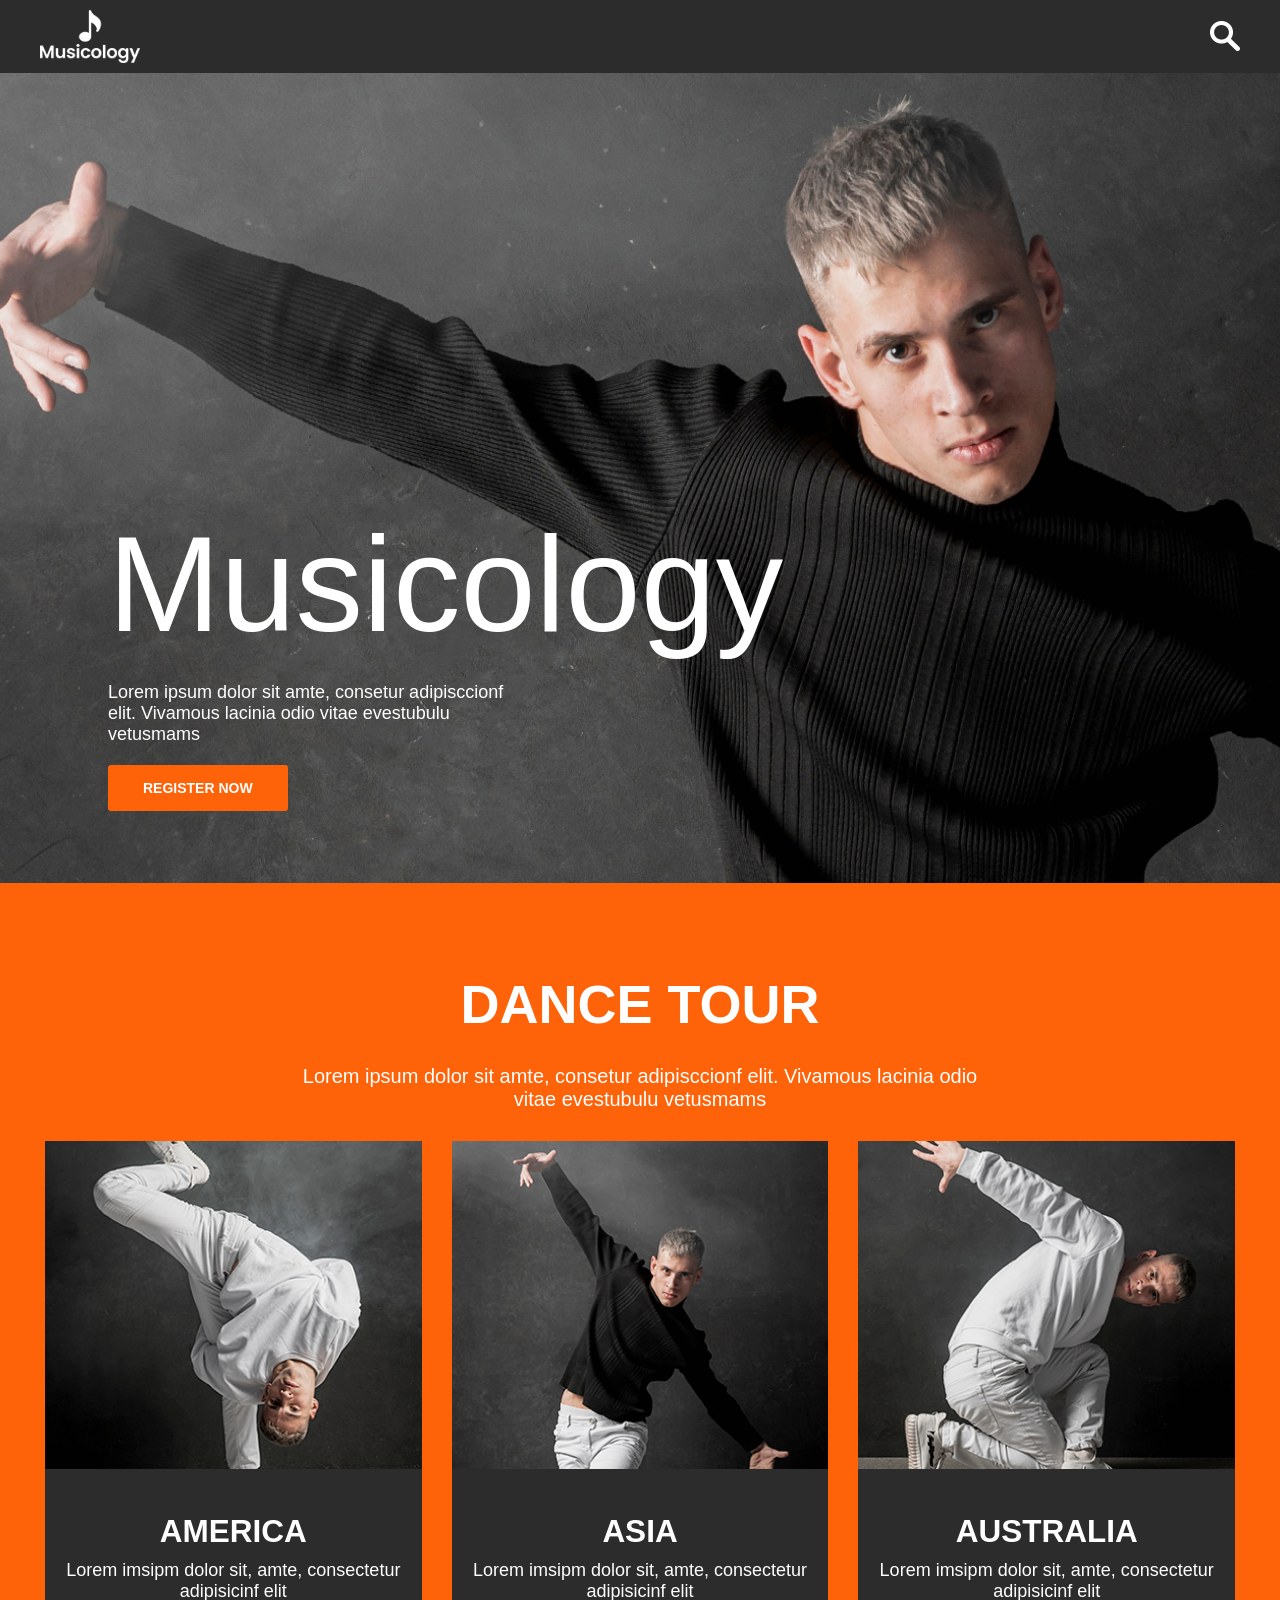
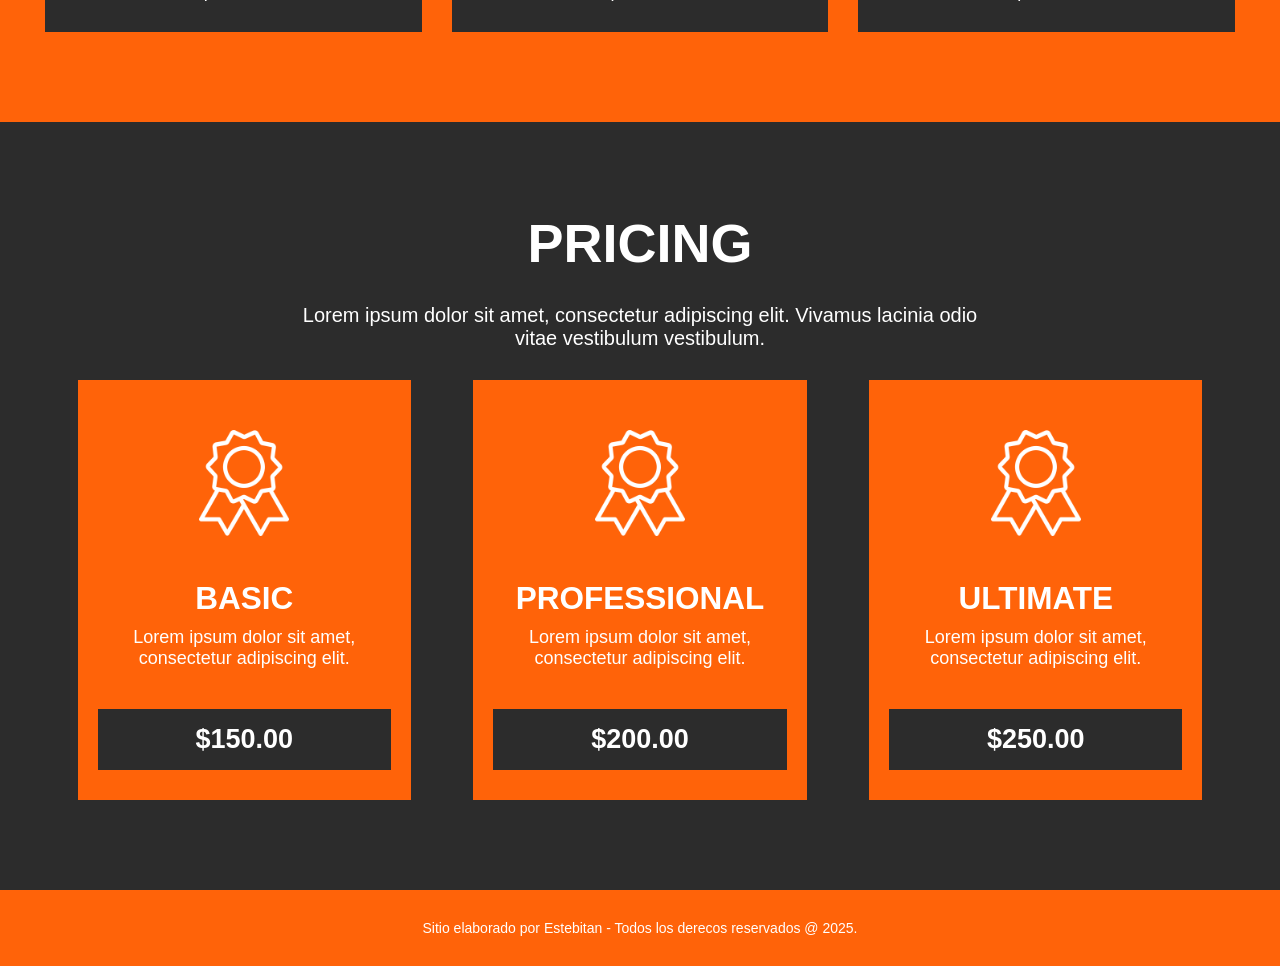
<file: index.html>
<!DOCTYPE html>
<html lang="en">
<head>
    <meta charset="UTF-8">
    <meta name="viewport" content="width=device-width, initial-scale=1.0">
    <link rel="stylesheet" href="../styles/style.css">
    <title>Musicology</title>
</head>
<body>
    <header>
        <img src="../assets/images/logo.png" alt="logo">
        <img src="../assets/images/search.png" alt="icono de busqueda">
    </header>
    
    <section class="musicology">
        <h1>Musicology</h1>
        <p>Lorem ipsum dolor sit amte, consetur adipisccionf elit. Vivamous lacinia odio vitae evestubulu vetusmams</p>
        <button>REGISTER NOW</button>
    </section>

    <section class="dance_tour">
        <h2>DANCE TOUR</h2>
        <p>Lorem ipsum dolor sit amte, consetur adipisccionf elit. Vivamous lacinia odio vitae evestubulu vetusmams</p>
        <div>
            <article>
                <img src="../assets/images/pic01.png" alt="AMERICA">
                <div>
                    <h3>AMERICA</h3>
                    <p>Lorem imsipm dolor sit, amte, consectetur adipisicinf elit</p>
                </div>
            </article>
            <article>
                <img src="../assets/images/pic02.png" alt="ASIA">
                <div>
                    <h3>ASIA</h3>
                    <p>Lorem imsipm dolor sit, amte, consectetur adipisicinf elit</p>
                </div>
            </article>
            <article>
                <img src="../assets/images/pic03.png" alt="AUSTRALIA">
                <div>
                    <h3>AUSTRALIA</h3>
                    <p>Lorem imsipm dolor sit, amte, consectetur adipisicinf elit</p>
                </div>
            </article>
        </div>
    </section>

    <section class="pricing">
        <h2>PRICING</h2>
        <p>Lorem ipsum dolor sit amet, consectetur adipiscing elit. Vivamus lacinia odio vitae vestibulum vestibulum.</p>
        
        <div>
            <article>
                <img src="../assets/images/badge.png" alt="Basic">
                <div>
                    <h3>BASIC</h3>
                    <p>Lorem ipsum dolor sit amet, consectetur adipiscing elit.</p>
                    <button class="price">$150.00</button>
                </div>
            </article>
            
            <article>
                <img src="../assets/images/badge.png" alt="Professional">
                <div>
                    <h3>PROFESSIONAL</h3>
                    <p>Lorem ipsum dolor sit amet, consectetur adipiscing elit.</p>
                    <button class="price">$200.00</button>
                </div>
            </article>
            
            <article>
                <img src="../assets/images/badge.png" alt="Ultimate">
                <div>
                    <h3>ULTIMATE</h3>
                    <p>Lorem ipsum dolor sit amet, consectetur adipiscing elit.</p>
                    <button class="price">$250.00</button>
                </div>
            </article>
        </div>
    </section>
    
    <footer>
        <p>Sitio elaborado por Estebitan - Todos los derecos reservados @ 2025.</p>
    </footer>
</body>
</html>
</file>
<file: styles/style.css>
:root {
    --naranja: #ff6309;
    --gray: #2c2c2c;
    --titulos: 'Oswald', sans-serif;
    --textos: 'Montserrat', sans-serif;
}

h1, h2, h3 {
  font-family: var(--titulos);
}

p{
    font-family: var(--textos);
    font-size: 20px;
    font-weight: 100;
}

*{
    padding: 0;
    margin: 0;
    box-sizing: border-box;
}

header{
    display: flex;
    justify-content: space-between;
    background-color: var(--gray);
    padding: 10px 40px;
    align-items: center;
}

header img:first-child{
    width: 5%;
    min-width: 100px;
}

header img:last-child{
    width: 30px;
    cursor: pointer;
}

.musicology{
    background-image: url("../assets/images/background.png");
    height: 90vh;
    background-size: cover;      
    background-repeat: no-repeat;
    background-position: center;
    display: flex;
    flex-direction: column;
    justify-content: flex-end;
    align-items: flex-start;
    gap: 20px;
    padding: 8vh 12vh;
    color: white;
}

.musicology h1{
    font-size: 15vh;
    font-weight: 300;
}

.musicology p{
    width: 40%;
    font-size: 18px;
}

.musicology button{
    background-color: var(--naranja);
    padding: 15px 35px;
    text-align: center;
    border: none;
    border-radius: 3px;
    color: white;
    font-size: 14px;
    font-weight: 700;
    cursor: pointer;
}

.musicology button:hover{
    background-color: #ff7a2e;
}

.dance_tour, .pricing {
    display: flex;
    flex-direction: column;
    align-items: center;
    padding: 20px;
    gap: 30px;
    color: white;
}

.dance_tour {
    background-color: var(--naranja);
    padding: 10vh 5vh;
}

.pricing {
    background-color: var(--gray);
    padding: 10vh 5vh;
}

.dance_tour h2, .pricing h2 {
    font-size: 6vh;
    font-weight: 700;
}

.dance_tour > p, .pricing > p {
    max-width: 700px;
    text-align: center;
    font-size: 20px;
}

.dance_tour > div, .pricing > div {
    display: flex;
    width: 100%;
    max-width: 1400px;
    justify-content: space-evenly;
    gap: 30px;
}

.dance_tour > div img {
    width: 100%;
}

.dance_tour > div article, .pricing > div article {
    width: 32%;
    transition: transform 0.3s ease;
}

.dance_tour > div article {
    background-color: var(--gray);
}

.pricing > div article {
    background-color: var(--naranja);
    text-align: center;
    width: 28%;
    padding: 50px 0px 0px 0px;
}

.dance_tour > div article:hover, .pricing > div article:hover {
    transform: translateY(-10px);
}

.dance_tour > div article div, .pricing > div article div {
    padding: 30px 20px;
    text-align: center;
}

.dance_tour > div article div h3, .pricing > div article div h3 {
    font-size: 3.5vh;
    padding: 10px 0;
    font-weight: 700;
}

.dance_tour > div article div p {
    font-size: 18px;
}

.pricing > div article div p {
    font-size: 18px;
    margin-bottom: 20px;
}

.pricing > div article div .price {
    background-color: var(--gray);
    padding: 15px 20px;
    width: 100%;
    margin-top: 20px;
    font-weight: 600;
    border: none;
    color: white;
    font-size: 3vh;
    cursor: pointer;
    transition: all 0.3s ease;
}

.pricing > div article div .price:hover {
    background-color: #1a1a1a;
}

.pricing > div article img {
    width: 100%;
    max-width: 90px;
}

footer{
    background-color: var(--naranja);
    text-align: center;
}

footer > p{
    color: white;
    padding: 30px;
    font-size: 14px;
}


@media (max-width: 1279px) {    
    .musicology{
        padding: 3vh;
        height: 70vh;
    }

    .musicology h1{
        font-size: 10vh;
    }

    .dance_tour > div, .pricing > div{
        flex-wrap: wrap;
    }

    .dance_tour > div article, .pricing > div article{
        width: 40%;
    }

    .dance_tour h2, .pricing h2{
        font-size: 5vh;
    }

    .dance_tour > div article div h3, .pricing > div article div h3{
        font-size: 2.6vh;
    }

    .pricing > div article div .price{
        font-size: 2.5vh;
    }
}

@media (max-width: 920px){
    .musicology p{
        width: 100%;
    }

    .dance_tour > div article div h3, .pricing > div article div h3{
        font-size: 3vh;
    }

    .pricing > div article div .price{
        font-size: 3vh;
    }
}

@media (max-width: 768px){
    .dance_tour > div article, .pricing > div article{
        width: 70%;
    }   
}

@media (max-width: 480px){
    .musicology h1{
        font-size: 9vh;
    }

    .dance_tour > div article, .pricing > div article{
        width: 90%;
    }
}
</file>
